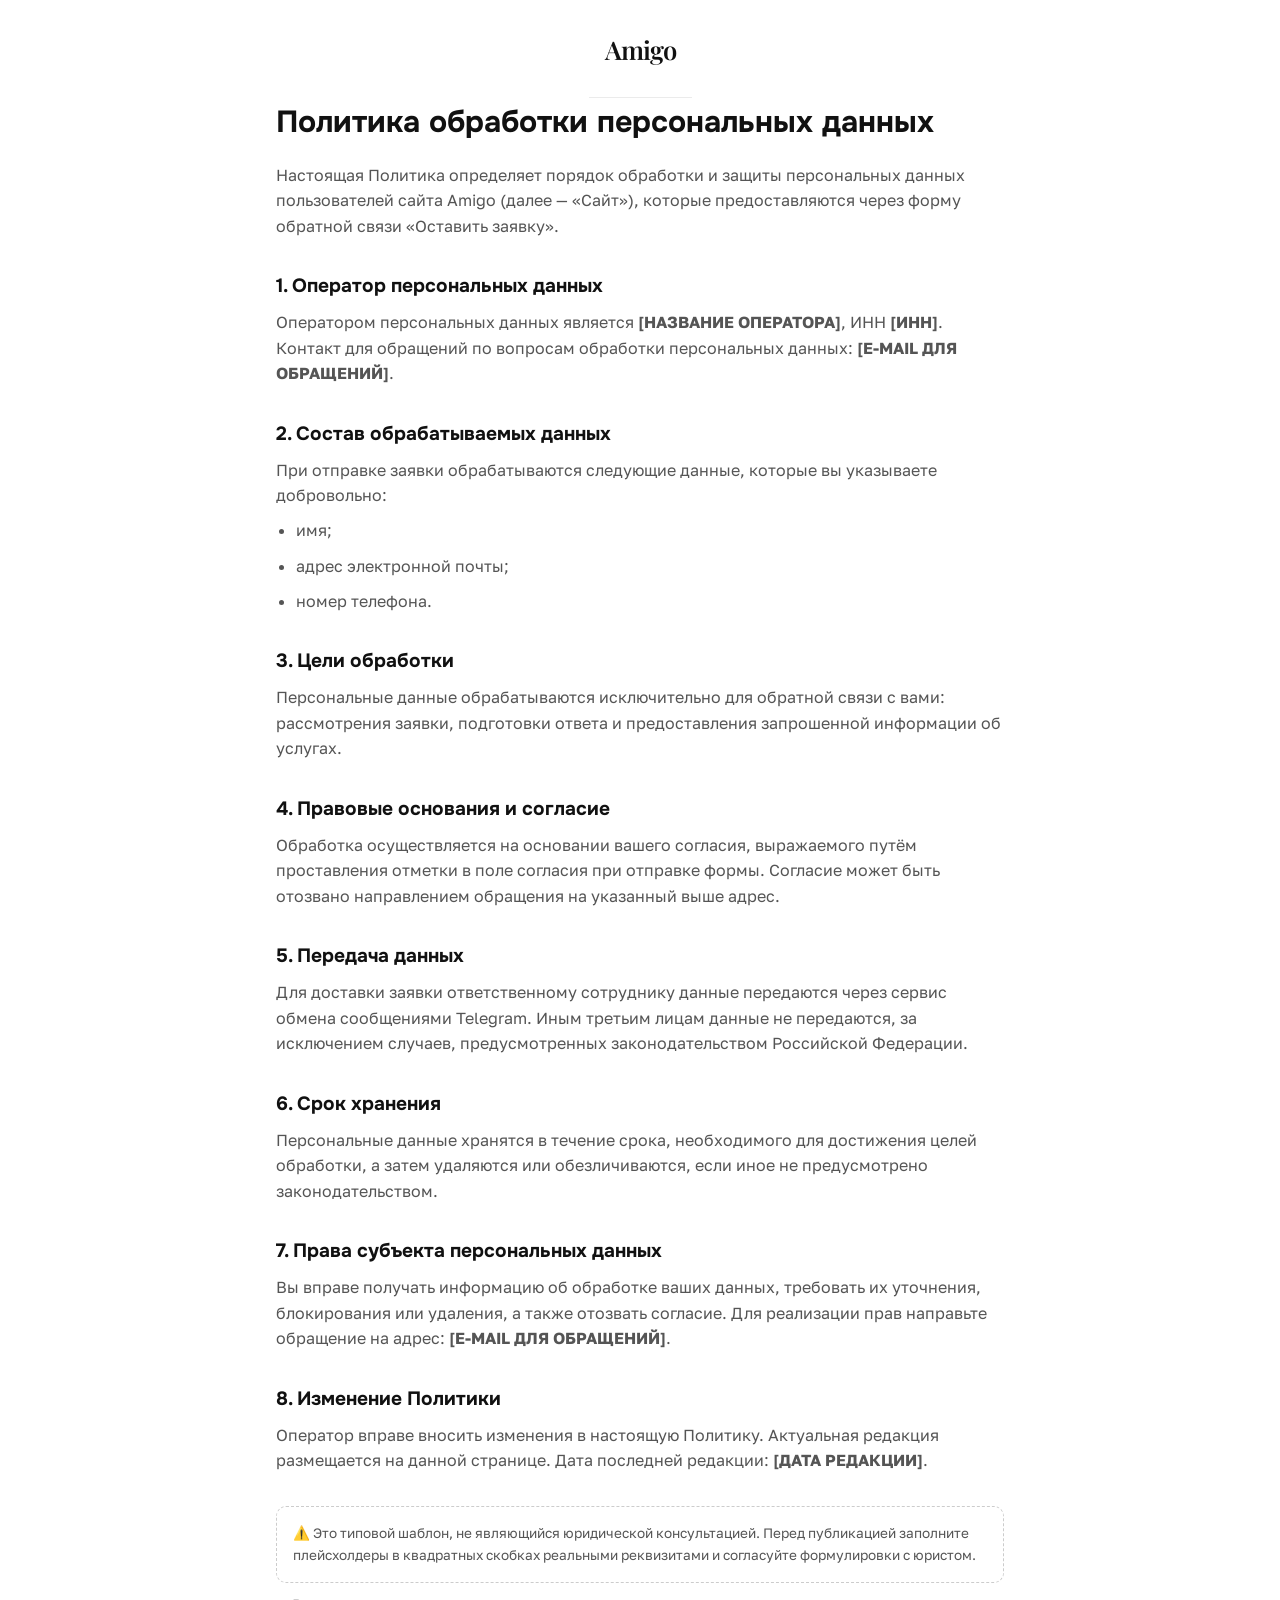
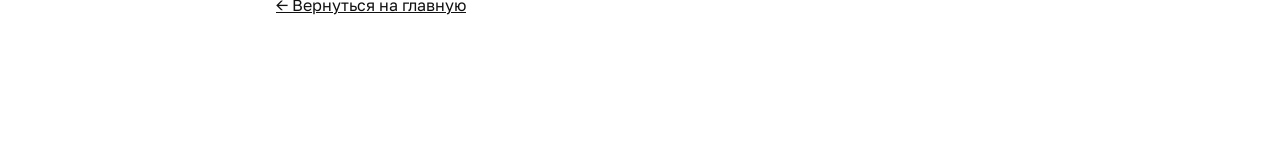
<file: privacy.html>
<!DOCTYPE html>
<html lang="ru">

<head>
  <meta charset="UTF-8">
  <meta name="viewport" content="width=device-width, initial-scale=1.0">
  <meta name="robots" content="noindex, follow">
  <meta name="referrer" content="strict-origin-when-cross-origin">
  <meta name="theme-color" content="#ffffff">
  <meta name="description" content="Политика обработки персональных данных — Amigo.">
  <title>Политика обработки персональных данных — Amigo</title>

  <!-- Fonts -->
  <link rel="preconnect" href="https://fonts.googleapis.com">
  <link rel="preconnect" href="https://fonts.gstatic.com" crossorigin>
  <link
    href="https://fonts.googleapis.com/css2?family=Golos+Text:wght@400;500;600;700&family=Onest:wght@400;500;600;700&family=Playfair+Display:ital,wght@0,400;0,600;1,400&display=swap"
    rel="stylesheet">

  <link rel="icon" href="./favicon.svg?v=1" type="image/svg+xml">
  <link rel="stylesheet" href="./css/style.css?v=181">
</head>

<body>
  <!-- Simplified header: logo link only -->
  <header class="privacy-header">
    <a href="./index.html" class="logo">Amigo</a>
  </header>

  <main class="privacy-page">
    <h1>Политика обработки персональных данных</h1>

    <p>Настоящая Политика определяет порядок обработки и защиты персональных данных
      пользователей сайта Amigo (далее — «Сайт»), которые предоставляются через форму
      обратной связи «Оставить заявку».</p>

    <h2>1. Оператор персональных данных</h2>
    <p>Оператором персональных данных является <strong>[НАЗВАНИЕ ОПЕРАТОРА]</strong>,
      ИНН <strong>[ИНН]</strong>. Контакт для обращений по вопросам обработки персональных
      данных: <strong>[E-MAIL ДЛЯ ОБРАЩЕНИЙ]</strong>.</p>

    <h2>2. Состав обрабатываемых данных</h2>
    <p>При отправке заявки обрабатываются следующие данные, которые вы указываете
      добровольно:</p>
    <ul>
      <li>имя;</li>
      <li>адрес электронной почты;</li>
      <li>номер телефона.</li>
    </ul>

    <h2>3. Цели обработки</h2>
    <p>Персональные данные обрабатываются исключительно для обратной связи с вами:
      рассмотрения заявки, подготовки ответа и предоставления запрошенной информации
      об услугах.</p>

    <h2>4. Правовые основания и согласие</h2>
    <p>Обработка осуществляется на основании вашего согласия, выражаемого путём
      проставления отметки в поле согласия при отправке формы. Согласие может быть
      отозвано направлением обращения на указанный выше адрес.</p>

    <h2>5. Передача данных</h2>
    <p>Для доставки заявки ответственному сотруднику данные передаются через сервис
      обмена сообщениями Telegram. Иным третьим лицам данные не передаются, за
      исключением случаев, предусмотренных законодательством Российской Федерации.</p>

    <h2>6. Срок хранения</h2>
    <p>Персональные данные хранятся в течение срока, необходимого для достижения целей
      обработки, а затем удаляются или обезличиваются, если иное не предусмотрено
      законодательством.</p>

    <h2>7. Права субъекта персональных данных</h2>
    <p>Вы вправе получать информацию об обработке ваших данных, требовать их уточнения,
      блокирования или удаления, а также отозвать согласие. Для реализации прав
      направьте обращение на адрес: <strong>[E-MAIL ДЛЯ ОБРАЩЕНИЙ]</strong>.</p>

    <h2>8. Изменение Политики</h2>
    <p>Оператор вправе вносить изменения в настоящую Политику. Актуальная редакция
      размещается на данной странице. Дата последней редакции: <strong>[ДАТА РЕДАКЦИИ]</strong>.</p>

    <p class="privacy-note">⚠️ Это типовой шаблон, не являющийся юридической
      консультацией. Перед публикацией заполните плейсхолдеры в квадратных скобках
      реальными реквизитами и согласуйте формулировки с юристом.</p>

    <p><a href="./index.html">← Вернуться на главную</a></p>
  </main>
</body>

</html>
</file>
<file: css/style.css>
/* CSS Variables for consistency */
    :root {
      --bg-color: #ffffff;
      --text-dark: #111111;
      --text-muted: #555555;

      --primary-btn-bg: #111111;
      --primary-btn-text: #ffffff;

      --guide-red: #D28368;
      --guide-blue: #4AB4D9;
      --guide-gray: rgba(0, 0, 0, 0.2);
      --guide-gray-dark: rgba(0, 0, 0, 0.08);
      /* Typography */
      --font-serif: 'Onest', sans-serif;
      --font-sans: 'Golos Text', sans-serif;
      --font-display: 'Onest', sans-serif;
      --font-body: 'Golos Text', sans-serif;
      --font-ui: 'Onest', sans-serif;
      --font-hero: 'Playfair Display', serif;
      --font-chat: 'Manrope', 'Golos Text', sans-serif;
      --font-mono: 'Space Mono', monospace;
      /* Spacing */
      --spacing-xs: 0.5rem;
      /* 0.5rem */
      --spacing-sm: 1rem;
      /* 1rem */
      --spacing-md: 2rem;
      /* 2rem */
      --spacing-lg: 4rem;
      /* 4rem */
      --spacing-xl: 8rem;
      /* 8rem */
    }

    * {
      box-sizing: border-box;
      margin: 0;
      padding: 0;
    }

    html, body {
      max-width: 100%;
      overflow-x: hidden;
    }

    body {
      background-color: var(--bg-color);
      color: var(--text-dark);
      font-family: var(--font-sans);
      overflow-x: hidden;
      position: relative;
      min-height: 100vh;
      display: flex;
      flex-direction: column;
    }

    /* --- Background Architectural Guides --- */
    /* fixed-height (not 100% of body): horizontal-guide at top:340px
       and measure-badges land where the hero wants them regardless of
       page length. height is also enough to host the side pattern-col
       stripes down past the "Почему выбирают Amigo" advantages section
       (~2015 px on 1366×768) — bumped to 2200 px with buffer */
    .bg-guides {
      position: absolute;
      top: 0;
      left: 0;
      width: 100%;
      height: 2200px;
      z-index: -1;
      pointer-events: none;
      overflow: hidden;
    }

    /* Diagonal striped column strips */
    .pattern-col {
      position: absolute;
      top: 0;
      bottom: 0;
      width: 7.5rem;
      background: repeating-linear-gradient(45deg,
          transparent,
          transparent 0.3125rem,
          var(--guide-gray) 0.3125rem,
          var(--guide-gray) 6px);
      border-left: 1px dashed var(--guide-gray-dark);
      border-right: 1px dashed var(--guide-gray-dark);
    }

    .pattern-col.left {
      left: 8%;
    }

    .pattern-col.right {
      right: 8%;
    }

    /* product.html uses this modifier so the side stripe persists
       across scroll on the long page (instead of being clipped to
       .bg-guides' 100vh height). position: fixed pins it to the
       viewport so it's always visible. */
    .pattern-col--full {
      position: fixed;
      top: 0;
      bottom: 0;
      z-index: 1;
      pointer-events: none;
    }

    /* The huge circular arc in the background */
    .hero-arc {
      position: absolute;
      top: -30vw;
      left: 50%;
      transform: translateX(-50%);
      width: 80vw;
      height: 80vw;
      border-radius: 50%;
      border: 1px solid var(--guide-gray-dark);
    }

    /* The master horizontal red line — sits at a fixed 420 px from top,
       matching the literal "420 px" annotation badges on its ends.
       Was `top: 8%` which scaled with bg-guides height and ended up
       either too high (after the bg-guides → 100vh fix) or too low
       (when bg-guides was body-height on long pages) */
    .horizontal-guide {
      position: absolute;
      top: 340px;
      left: 0;
      width: 100%;
      height: 1px;
      background-color: var(--guide-red);
      z-index: 0;
    }

    /* Padding badges on the horizontal rule */
    .measure-badge {
      position: absolute;
      top: 340px;
      transform: translateY(-50%);
      background-color: #E26E4A;
      color: white;
      font-size: 0.6875rem;
      padding: 0.1875rem 0.375rem;
      border-radius: 0.1875rem;
      font-weight: 500;
      letter-spacing: 0.5px;
      font-family: monospace;
    }

    .measure-badge.left {
      left: 4%;
    }

    .measure-badge.right {
      right: 4%;
    }

    /* --- Navigation --- */
    header {
      display: flex;
      justify-content: space-between;
      align-items: center;
      padding: 1.5rem 5%;
      position: relative;
      background: transparent;
      z-index: 10;
    }

    header::after {
      content: '';
      position: absolute;
      bottom: 0;
      left: 0;
      right: 0;
      height: 1px;
      background: var(--guide-gray-dark);
    }

    .logo-area {
      display: flex;
      align-items: center;
      gap: 3rem;
    }

    .logo {
      font-weight: 600;
      font-size: 1.625rem;
      letter-spacing: -1px;
      font-family: var(--font-serif);
    }

    .mobile-menu-btn {
      display: none;
      background: none;
      border: none;
      font-size: 1.75rem;
      cursor: pointer;
      color: var(--text-dark);
      padding: 0.25rem;
    }

    .nav-wrapper {
      display: flex;
      align-items: center;
      gap: 3rem;
    }

    nav {
      display: flex;
      gap: 2rem;
    }

    nav a {
      text-decoration: none;
      color: var(--text-dark);
      font-size: 0.875rem;
      font-weight: 500;
      font-family: var(--font-ui);
      transition: opacity 0.2s ease;
    }

    nav a:hover {
      opacity: 0.6;
    }

    /* nav item that matches the current page — shown muted, no link */
    nav .nav-current {
      font-size: 0.875rem;
      font-weight: 500;
      font-family: var(--font-ui);
      color: var(--text-muted);
      opacity: 0.5;
      cursor: default;
    }

    a:focus-visible,
    button:focus-visible,
    input:focus-visible {
      outline: 3px solid rgba(74, 180, 217, 0.55);
      outline-offset: 3px;
    }

    /* Buttons */
    .btn {
      padding: 0.625rem 1.25rem;
      border-radius: 0.5rem;
      font-size: 0.875rem;
      font-weight: 500;
      cursor: pointer;
      border: none;
      transition: background-color 0.2s ease, border-color 0.2s ease, box-shadow 0.2s ease, transform 0.2s ease;
      font-family: var(--font-ui);
    }

    .btn-primary {
      background-color: var(--primary-btn-bg);
      color: var(--primary-btn-text);
      box-shadow: 0 0.25rem 0.75rem rgba(0, 0, 0, 0.1);
    }

    .btn-primary:hover {
      background-color: #333333;
      transform: translateY(-1px);
    }

    .btn-outline {
      background-color: var(--bg-color);
      color: var(--text-dark);
      border: 1px solid #EAEAEA;
    }

    .btn-outline:hover {
      border-color: #ccc;
    }

    /* --- Hero Section --- */
    .hero-section {
      flex: 1;
      display: flex;
      flex-direction: column;
      align-items: center;
      justify-content: center;
      position: relative;
      padding: 10rem 1.25rem 4rem; /* Уменьшен нижний отступ для баланса */
      z-index: 1;
    }

    /* Selection Box bounding the headline */
    .headline-wrapper {
      position: relative;
      display: inline-block;
      padding: 0.75rem 1.5rem;
      margin-bottom: 1.5rem;
      border: 1px solid var(--guide-blue);
      text-align: center;
      background: var(--bg-color);
      /* Mask the horizontal guide line */
      z-index: 5;
    }

    /* Selection Handles for the bounding box */
    .handle {
      position: absolute;
      width: 0.4375rem;
      height: 0.4375rem;
      background: white;
      border: 1px solid var(--guide-blue);
    }

    /* Corners */
    .handle.tl {
      top: -0.25rem;
      left: -0.25rem;
    }

    .handle.tr {
      top: -0.25rem;
      right: -0.25rem;
    }

    .handle.bl {
      bottom: -0.25rem;
      left: -0.25rem;
    }

    .handle.br {
      bottom: -0.25rem;
      right: -0.25rem;
    }

    /* Midpoints */
    .handle.tc {
      top: -0.25rem;
      left: calc(50% - 3.5px);
    }

    .handle.bc {
      bottom: -0.25rem;
      left: calc(50% - 3.5px);
    }

    .handle.ml {
      top: calc(50% - 3.5px);
      left: -0.25rem;
    }

    .handle.mr {
      top: calc(50% - 3.5px);
      right: -0.25rem;
    }

    /* Typography */
    .headline {
      font-family: var(--font-hero);
      /*font-size: clamp(3rem, 8vw, 6rem);*/
      font-size: clamp(3rem, 5vw, 6rem);
      line-height: 0.9;
      text-align: center;
      font-weight: 400;
      margin-bottom: var(--spacing-md);
      letter-spacing: -0.04em;
      /*font-family: var(--font-serif);
      font-size: 2.9375rem;
      line-height: 1.1;
      font-weight: 400;
      color: var(--text-dark);
      letter-spacing: -1px;
      */
    }

    .subheadline {
      font-family: var(--font-mono);
      max-width: 30rem;
      text-align: center;
      font-size: 0.8rem;
      line-height: 1.6;
      color: var(--text-muted);
      margin-bottom: var(--spacing-lg);
      position: relative;
      z-index: 5;
      background: var(--bg-color);
      padding: 0.25rem 1rem;
    }



    .cta-group {
      display: flex;
      gap: 0.75rem;
      z-index: 5;
      background: var(--bg-color);
      padding: 0.5rem;
      /* Extra masking space */
    }

    .trusted-by {
      margin-top: 5.5rem; /* Сдвинул логотипы сильно ниже */
      display: flex;
      flex-direction: column;
      align-items: center;
      gap: 1.5rem;
      z-index: 5;
      background: var(--bg-color);
      padding: 1rem 2rem;
      width: 100%;
      max-width: min(90rem, calc(100vw - 34rem));
    }

    .trusted-text {
      font-size: 0.75rem;
      color: var(--text-muted);
      text-transform: uppercase;
      letter-spacing: 0.05em;
      font-family: var(--font-mono);
    }

    .trusted-logos-wrapper {
      width: 100%;
      max-width: 100%;
      overflow: hidden;
      position: relative;
      contain: paint;
      /* vertical slack so the :hover translateY(-2px) lift isn't clipped
         at the top by overflow/clip-path/contain (zero slack before) */
      padding: 0.5rem 0;
      clip-path: inset(0);
      /* Плавное растворение по краям */
      mask-image: linear-gradient(to right, transparent, black 8%, black 92%, transparent);
      -webkit-mask-image: linear-gradient(to right, transparent, black 8%, black 92%, transparent);
    }

    .trusted-logos-track {
      display: flex;
      gap: 3rem;
      width: max-content;
      animation: marquee 20s linear infinite;
    }

    .trusted-logos-track:hover {
      animation-play-state: paused;
    }

    .logos-group {
      display: flex;
      gap: 3rem;
      align-items: center;
      flex-shrink: 0;
    }

    @keyframes marquee {
      to {
        transform: translateX(calc(-50% - 1.5rem));
      }
    }

    .t-logo {
      display: flex;
      align-items: center;
      gap: 0.5rem;
      font-size: 0.875rem;
      color: var(--text-muted);
      font-weight: 500;
      opacity: 0.5;
      transition: opacity 0.2s ease, transform 0.2s ease;
      cursor: default;
    }

    .t-logo:hover {
      opacity: 1;
      transform: translateY(-2px);
    }

    .t-logo picture {
      display: flex;
      align-items: center;
    }

    .partner-logo {
      height: 1.8rem;
      width: auto;
      object-fit: contain;
      mix-blend-mode: multiply; /* Это магия - белый фон картинок станет 100% прозрачным */
      filter: grayscale(100%) opacity(0.8);
      transition: filter 0.3s ease, transform 0.3s ease, opacity 0.3s ease;
    }

    .partner-logo-igronik {
      transform: scale(0.9);
    }

    .t-logo:hover .partner-logo {
      filter: grayscale(0%) opacity(1);
    }

    /* --- Floating Isometric Cubes --- */
    .cubes-container {
      position: absolute;
      top: 0;
      left: 0;
      width: 100%;
      height: 100%;
      pointer-events: none;
      z-index: 10;
    }

    .cube {
      position: absolute;
      width: 4.375rem;
      height: 4.375rem;
      /* Data URI of a wireframe isometric cube SVG */
      background-image: url('../assets/images/cube-wireframe.svg');
      background-size: contain;
      background-repeat: no-repeat;
      display: flex;
      align-items: center;
      justify-content: center;
      padding-top: 0.625rem;
      /* Centering offset inside the 3D box */
      transition: transform 0.1s ease-out;
    }

    .cube iconify-icon {
      font-size: 1.5rem;
      color: var(--text-dark);
      transform: translateY(-8px);
      /* Nudge into perspective center */
    }

    /* Radial positioning around the center text */
    .cube-1 {
      top: 3%;
      left: 32%;
    }

    .cube-2 {
      top: 3%;
      right: 32%;
    }

    .cube-3 {
      top: 48%;
      /* Cube center on the inner edge of .pattern-col.left: (8% + 7.5rem) - 4.375rem/2 */
      left: calc(8% + 5.3125rem);
    }

    .cube-4 {
      top: 48%;
      /* Cube center on the inner edge of .pattern-col.right: (8% + 7.5rem) - 4.375rem/2 */
      right: calc(8% + 5.3125rem);
    }

    .cube-5 {
      top: 95%;
      left: 35%;
    }

    .cube-6 {
      top: 95%;
      right: 35%;
    }

    /* Customizing specific icons */
    .cube-1 iconify-icon {
      background: var(--text-dark);
      color: white;
      padding: 0.375rem;
      border-radius: 0.25rem;
      font-size: 1rem;
    }

    .cube-4 .cube-logo {
      font-family: var(--font-serif);
      font-style: italic;
      font-size: 0.9375rem;
      font-weight: 600;
      transform: translateY(-8px) rotate(-10deg) skewX(10deg);
      /* rudimentary isometric fake */
    }





    /* --- Responsive Queries --- */
    @media (max-width: 1024px) {
      .headline {
        font-size: 3.5rem;
      }

      .cube {
        transform: scale(0.85);
      }

      .cube-1 {
        left: 20%;
      }

      .cube-2 {
        right: 20%;
      }

      .cube-3 {
        left: 10%;
      }

      .cube-4 {
        right: 10%;
      }

      .pattern-col {
        display: none;
      }

      /* once the side pattern-cols are hidden, the trusted-by ticker
         no longer needs `calc(100vw - 34rem)` reservation — relax it
         so the marquee uses the full available width (fixes a too-narrow
         track at viewports between 768 and 1024px, e.g. 814×903) */
      .trusted-by {
        max-width: 100%;
      }

      /* hide the architectural-mockup decorations too: without the
         side strips the orange measurement guide / 420 px badges
         dangle out of context, so they go away with the strips */
      .horizontal-guide,
      .measure-badge {
        display: none;
      }
    }

    @media (max-width: 768px) {
      header {
        padding: 1rem 5%;
        flex-direction: row;
        justify-content: space-between;
        align-items: center;
      }

      .mobile-menu-btn {
        display: block;
      }

      .nav-wrapper {
        display: none;
        position: absolute;
        top: 100%;
        left: 0;
        width: 100%;
        background: var(--bg-color);
        padding: 2rem 5%;
        flex-direction: column;
        gap: 1.5rem;
        border-bottom: 1px solid var(--guide-gray-dark);
        box-shadow: 0 8px 16px rgba(0,0,0,0.05);
      }

      .nav-wrapper.active {
        display: flex;
      }

      nav {
        flex-direction: column;
        align-items: center;
        gap: 1.5rem;
        width: 100%;
      }

      .nav-wrapper .btn {
        width: 100%;
      }

      /* The lead-form trigger is dropped from the burger menu on mobile —
         the always-visible hero button covers this action. */
      .nav-wrapper .js-lead-open {
        display: none;
      }

      .hero-section {
        padding: 6rem 5% 4rem;
      }

      .headline {
        font-size: 2.5rem;
      }

      .cta-group {
        flex-direction: column;
        width: 100%;
        max-width: 20rem;
      }

      .cta-group .btn {
        width: 100%;
      }

      .trusted-by {
        margin-top: 2rem;
        gap: 0;
        padding: 0.75rem 0;
        max-width: 100%;
      }

      .trusted-text {
        display: none;
      }

      .cube {
        display: none;
      }

      /* Declutter for mobile viewing */
      .measure-badge {
        display: none;
      }

      .horizontal-guide {
        display: none;
      }

      .hero-arc {
        display: none;
      }

      /* Reduce section paddings to fix spacing */
      .advantages-section,
      .integrations-section,
      #pricing {
        padding-top: 3rem;
        padding-bottom: 3rem;
      }
    }

    /* --- Advantages Section --- */
    .advantages-section {
      padding: var(--spacing-lg) 5%;
      position: relative;
      z-index: 2;
      /* above background guides */
      padding-bottom: 0.625rem;
    }

    .section-headline {
      font-family: var(--font-hero);
      font-size: clamp(2rem, 3vw, 3.5rem);
      text-align: center;
      margin-bottom: var(--spacing-sm);
      font-weight: 400;
      color: var(--text-dark);
      letter-spacing: -0.03em;
    }

    .section-subheadline {
      font-family: var(--font-sans);
      font-size: 1rem;
      line-height: 1.6;
      color: var(--text-muted);
      text-align: center;
      max-width: 37.5rem;
      margin: 0 auto var(--spacing-lg) auto;
    }

    .advantages-grid {
      display: grid;
      grid-template-columns: repeat(3, 1fr);
      gap: 1.5rem;
      max-width: 75rem;
      margin: 0 auto;
    }

    .advantage-card {
      background-color: var(--bg-color);
      border: 1px solid var(--guide-gray-dark);
      border-radius: 0.75rem;
      padding: 2rem;
      display: flex;
      flex-direction: column;
      gap: 2rem;
      transition: transform 0.3s ease, box-shadow 0.3s ease;
      cursor: default;
      box-shadow: 0 0.25rem 0.375rem rgba(0, 0, 0, 0.02);
    }

    .advantage-card:hover {
      transform: translateY(-8px);
      box-shadow: 0 1rem 2rem rgba(0, 0, 0, 0.08);
    }

    .card-title {
      font-family: var(--font-ui);
      font-size: 1.125rem;
      font-weight: 600;
      margin-bottom: 0.75rem;
      color: var(--text-dark);
    }

    .card-desc {
      font-family: var(--font-sans);
      font-size: 0.875rem;
      line-height: 1.6;
      color: var(--text-muted);
    }

    .card-visual {
      flex: 1;
      display: flex;
      align-items: center;
      justify-content: center;
      background: #FAFAFA;
      border-radius: 0.5rem;
      padding: 1.5rem;
      position: relative;
      overflow: hidden;
      border: 1px solid var(--guide-gray);
      min-height: 12.5rem;
    }

    /* Card 1 Mockup */
    .mockup-list {
      display: flex;
      flex-direction: column;
      gap: 0.5rem;
      width: 100%;
    }

    .mockup-item {
      display: flex;
      align-items: center;
      justify-content: space-between;
      padding: 0.625rem 1rem;
      background: #fff;
      border-radius: 0.375rem;
      font-size: 0.75rem;
      font-weight: 500;
      font-family: var(--font-mono);
      box-shadow: 0 0.125rem 0.25rem rgba(0, 0, 0, 0.02);
      border: 1px solid var(--guide-gray);
      transition: background-color 0.2s ease;
    }

    /* slight background darkening on hover of the respective row */
    .mockup-item:hover {
      background: #EDEFF2;
    }

    .mockup-item-muted {
      opacity: 0.6;
    }

    .mockup-inline-icon {
      vertical-align: middle;
      margin-right: 0.5rem;
    }

    .mockup-icon-sm {
      font-size: 1rem;
    }

    .text-green {
      color: #10B981;
      font-size: 1rem;
    }

    .text-accent {
      color: var(--guide-blue);
      font-weight: 600;
    }

    /* Card 2 Mockup */
    .mockup-box {
      background: #fff;
      border: 1px solid var(--guide-gray);
      border-radius: 0.5rem;
      width: 100%;
      padding: 1rem;
      box-shadow: 0 0.25rem 0.75rem rgba(0, 0, 0, 0.03);
    }

    .mockup-box-header {
      font-size: 0.75rem;
      display: flex;
      align-items: center;
      gap: 0.5rem;
      margin-bottom: 1rem;
      font-family: var(--font-mono);
      font-weight: 700;
      color: var(--text-dark);
    }

    .mockup-box-desc {
      font-size: 0.6875rem;
      margin-bottom: 1rem;
      color: var(--text-muted);
      font-family: var(--font-sans);
      line-height: 1.5;
    }

    .mockup-btn-yellow {
      background: #FDE047;
      color: #854D0E;
      border: none;
      width: 100%;
      padding: 0.5rem;
      border-radius: 0.375rem;
      font-weight: 600;
      font-size: 0.75rem;
      display: flex;
      justify-content: center;
      align-items: center;
      gap: 0.375rem;
      cursor: pointer;
      transition: opacity 0.2s;
    }

    .mockup-btn-yellow:hover {
      opacity: 0.8;
    }

    /* Card 3 Mockup */
    .mockup-flow {
      display: flex;
      align-items: center;
      justify-content: center;
      width: 100%;
      gap: 0.75rem;
    }

    .flow-icon {
      width: 3rem;
      height: 3rem;
      background: #fff;
      border: 1px solid var(--guide-blue);
      border-radius: 50%;
      display: flex;
      align-items: center;
      justify-content: center;
      color: var(--guide-blue);
      font-size: 1.5rem;
      box-shadow: 0 0 0 0.375rem rgba(74, 180, 217, 0.1);
    }

    .flow-line {
      flex: 1;
      height: 1px;
      position: relative;
      background: repeating-linear-gradient(90deg, var(--guide-blue) 0, var(--guide-blue) 0.25rem, transparent 0.25rem, transparent 8px);
      opacity: 0.5;
    }

    /* Card 3 hover animation: one packet travels strictly in order —
       icon1→icon2 (line 1), THEN icon2→icon3 (line 2), then repeats.
       Single shared 4.4s cycle keeps packets and node pulses in phase.
       Idle = static. */
    .flow-line::after {
      content: '';
      position: absolute;
      top: 50%;
      left: -6px;
      width: 6px;
      height: 6px;
      border-radius: 50%;
      background: #1E3A8A;
      box-shadow: 0 0 6px 2px rgba(30, 58, 138, 0.75);
      transform: translateY(-50%);
      opacity: 0;
    }

    /* segment 1: travels during 0–38% of the cycle, hidden afterwards */
    @keyframes flowSeg1 {
      0%   { left: -6px; opacity: 0; }
      3%   { opacity: 1; }
      35%  { opacity: 1; }
      38%  { left: calc(100% + 6px); opacity: 0; }
      100% { left: calc(100% + 6px); opacity: 0; }
    }

    /* segment 2: stays hidden until segment 1 is done (45%), then travels */
    @keyframes flowSeg2 {
      0%   { left: -6px; opacity: 0; }
      45%  { left: -6px; opacity: 0; }
      48%  { opacity: 1; }
      80%  { opacity: 1; }
      83%  { left: calc(100% + 6px); opacity: 0; }
      100% { left: calc(100% + 6px); opacity: 0; }
    }

    /* short highlight blip near the start of each icon's (delayed) cycle */
    @keyframes flowNode {
      0%   { box-shadow: 0 0 0 0.375rem rgba(74, 180, 217, 0.1); transform: scale(1); }
      5%   { box-shadow: 0 0 0 0.6rem rgba(74, 180, 217, 0.30); transform: scale(1.07); }
      14%  { box-shadow: 0 0 0 0.375rem rgba(74, 180, 217, 0.1); transform: scale(1); }
      100% { box-shadow: 0 0 0 0.375rem rgba(74, 180, 217, 0.1); transform: scale(1); }
    }

    /* line 1 packet (nth-child 2) → segment 1; line 2 (nth-child 4) → segment 2 */
    .advantage-card:hover .mockup-flow .flow-line::after {
      animation: flowSeg1 3.4s ease-in-out infinite;
    }

    .advantage-card:hover .mockup-flow .flow-line:nth-child(4)::after {
      animation-name: flowSeg2;
    }

    /* nodes pulse exactly when the packet reaches them (same 4.4s cycle,
       delays = arrival times): icon1 at start, icon2 after seg1,
       icon3 after seg2 */
    .advantage-card:hover .mockup-flow .flow-icon {
      animation: flowNode 3.4s ease-in-out infinite;
    }

    .advantage-card:hover .mockup-flow .flow-icon:nth-child(3) {
      animation-delay: 1.25s;
    }

    .advantage-card:hover .mockup-flow .flow-icon:nth-child(5) {
      animation-delay: 2.7s;
    }
    /* NB: intentionally NOT suppressed under prefers-reduced-motion —
       consistent with the Variant B decision for .advantage-card
       (motion kept on by product choice despite the OS setting). */

    /* Card 4 Mockup */
    .mockup-chart-container {
      width: 100%;
      display: flex;
      flex-direction: column;
      justify-content: space-between;
      height: 100%;
    }

    .chart-tags {
      display: flex;
      gap: 0.625rem;
      font-size: 0.6875rem;
      font-family: var(--font-mono);
      flex-wrap: wrap;
      margin-bottom: 1rem;
    }

    .tag {
      display: flex;
      align-items: center;
      gap: 0.375rem;
      background: #fff;
      padding: 0.25rem 0.625rem;
      border-radius: 0.75rem;
      border: 1px solid var(--guide-gray);
      box-shadow: 0 0.125rem 0.25rem rgba(0, 0, 0, 0.02);
      transition: opacity 0.2s ease;
    }

    .tag-muted {
      opacity: 0.5;
    }

    /* hovering the legend: hovered tag becomes active, the rest dim —
       regardless of which one carries the static .tag-muted default */
    .chart-tags:hover .tag {
      opacity: 0.5;
    }

    .chart-tags:hover .tag:hover {
      opacity: 1;
    }

    .dot {
      width: 0.5rem;
      height: 0.5rem;
      border-radius: 50%;
    }

    .dot.blue {
      background: var(--guide-blue);
    }

    .dot.green {
      background: #10B981;
    }

    .dot-lavender {
      background: #C4B5FD;
    }

    .chart-line-muted {
      opacity: 0.6;
    }

    /* legend-driven highlight: hovering a tag emphasizes its line and
       dims the others (classes toggled by initChartLegendHover) */
    .chart-area svg path {
      transition: opacity 0.2s ease;
    }

    .chart-area svg path.line-on {
      opacity: 1;
    }

    .chart-area svg path.line-off {
      opacity: 0.15;
    }

    .chart-area {
      width: 100%;
      flex: 1;
      display: flex;
      align-items: flex-end;
      cursor: crosshair;
    }

    .chart-area svg {
      width: 100%;
      height: auto;
      overflow: visible;
      display: block;
    }

    .chart-hover-guide {
      opacity: 0;
      stroke: rgba(31, 41, 55, 0.35);
      stroke-width: 0.6;
      stroke-dasharray: 2 2;
      pointer-events: none;
      transition: opacity 0.16s ease;
    }

    .chart-point {
      opacity: 0;
      stroke: #fff;
      stroke-width: 1.4;
      pointer-events: none;
      transition: opacity 0.16s ease, transform 0.16s ease;
      transform: scale(0.8);
      transform-origin: center;
    }

    .chart-point-blue {
      fill: var(--guide-blue);
    }

    .chart-point-lavender {
      fill: #C4B5FD;
    }

    .chart-point-green {
      fill: #10B981;
    }

    .chart-value-label {
      opacity: 0;
      fill: var(--text-dark);
      font-family: var(--font-mono);
      font-size: 4.3px;
      font-weight: 600;
      paint-order: stroke;
      pointer-events: none;
      stroke: #fff;
      stroke-linejoin: round;
      stroke-width: 1px;
      transition: opacity 0.16s ease;
    }

    .chart-area.is-active .chart-hover-guide,
    .chart-area.is-active .chart-point.is-active,
    .chart-area.is-active .chart-value-label.is-active {
      opacity: 1;
      transform: scale(1);
    }

    @media (min-width: 900px) {
      .chart-value-label {
        font-size: 4.8px;
      }
    }

    /* Card 5 Mockup */
    .advantage-card.span-2 {
      grid-column: span 2;
    }

    .card-desc-spaced {
      margin-bottom: 1.5rem;
    }

    .card-visual-plain {
      background: transparent;
      border: none;
      padding: 0;
    }

    .card-horizontal-inner {
      display: grid;
      grid-template-columns: 1fr 1fr;
      gap: 2rem;
      height: 100%;
    }

    .card-horizontal-inner .card-text {
      display: flex;
      flex-direction: column;
    }

    .mockup-code-block {
      background: #FAFAFA;
      border: 1px solid var(--guide-gray-dark);
      border-radius: 0.5rem;
      padding: 1rem;
      font-family: var(--font-mono);
      font-size: 0.6875rem;
      color: #666;
      line-height: 1.6;
      margin-top: auto;
      overflow-x: auto;
    }

    /* each source line is hoverable → bold on hover */
    .mockup-code-line {
      white-space: nowrap;
    }

    .mockup-code-line:hover {
      font-weight: 700;
      color: #333;
    }

    .mockup-panel {
      background: #fff;
      border: 1px solid var(--guide-gray);
      border-radius: 0.5rem;
      width: 100%;
      height: 100%;
      box-shadow: 0 0.5rem 1.5rem rgba(0, 0, 0, 0.06);
      display: flex;
      flex-direction: column;
      overflow: hidden;
    }

    .panel-header-bar {
      padding: 0.75rem 1rem;
      border-bottom: 1px solid var(--guide-gray);
      font-size: 0.75rem;
      font-family: var(--font-mono);
      font-weight: 700;
      display: flex;
      align-items: center;
      gap: 0.5rem;
      background: #FAFAFA;
    }

    .panel-body {
      padding: 1rem;
      display: flex;
      flex-direction: column;
      justify-content: space-between;
      flex: 1;
    }

    .panel-label {
      font-size: 0.6875rem;
      color: var(--text-muted);
      margin-bottom: 0.5rem;
      font-family: var(--font-ui);
    }

    .panel-row {
      display: flex;
      justify-content: space-between;
      align-items: center;
      font-size: 0.75rem;
      color: var(--text-dark);
      font-family: var(--font-ui);
    }

    .panel-row-highlight {
      background: #FAFAFA;
      padding: 0.625rem;
      border-radius: 0.375rem;
      border: 1px solid var(--guide-gray);
    }

    .panel-row-icon {
      vertical-align: middle;
      margin-right: 0.375rem;
    }

    .btn-mockup-blue {
      background: #1E3A8A;
      color: white;
      border: none;
      padding: 0.625rem;
      border-radius: 0.375rem;
      font-size: 0.75rem;
      font-weight: 500;
      cursor: pointer;
      display: flex;
      justify-content: center;
      align-items: center;
      gap: 0.375rem;
      transition: background 0.2s;
      width: 100%;
    }

    .btn-mockup-blue:hover {
      background: #1e40af;
    }

    @media (max-width: 1300px) {
      .advantages-grid {
        grid-template-columns: repeat(2, 1fr);
      }

      .advantage-card.span-2 {
        grid-column: span 2;
      }
    }

    @media (max-width: 900px) {
      .advantages-grid {
        grid-template-columns: 1fr;
      }

      .advantage-card.span-2 {
        grid-column: span 1;
      }

      .card-horizontal-inner {
        grid-template-columns: 1fr;
      }
    }

    /* --- Integrations Section --- */
    .integrations-section {
      padding: var(--spacing-xl) 5%;
      position: relative;
      overflow: hidden;
      background: var(--bg-color);
      z-index: 2;
      padding-top: 1.875rem;
    }

    /* Ambient Background */
    .int-ambient {
      position: absolute;
      top: 50%;
      left: 50%;
      transform: translate(-50%, -50%);
      width: 50rem;
      height: 50rem;
      background: radial-gradient(circle, rgba(74, 180, 217, 0.05) 0%, transparent 70%);
      /* subtle blue */
      border-radius: 50%;
      pointer-events: none;
      z-index: 0;
    }

    .int-grid-container {
      position: relative;
      max-width: 56.25rem;
      margin: 0 auto;
      z-index: 10;
    }

    /* Axis Lines */
    .int-axis-x {
      position: absolute;
      top: 50%;
      left: -50%;
      right: -50%;
      height: 1px;
      background: linear-gradient(to right, transparent, var(--guide-gray-dark), transparent);
      transform: translateY(-50%);
    }

    .int-axis-y {
      position: absolute;
      left: 50%;
      top: -50%;
      bottom: -50%;
      width: 1px;
      background: linear-gradient(to bottom, transparent, var(--guide-gray-dark), transparent);
      transform: translateX(-50%);
    }

    /* Center Hub */
    .int-hub {
      position: absolute;
      top: 50%;
      left: 50%;
      transform: translate(-50%, -50%);
      width: 16.25rem;
      height: 16.25rem;
      pointer-events: none;
      z-index: 20;
      display: flex;
      align-items: center;
      justify-content: center;
    }

    /* Pulsing Circles */
    .int-circle {
      position: absolute;
      border-radius: 50%;
      background: var(--guide-blue);
      animation: centerCirclePulse 4s cubic-bezier(0.25, 0.46, 0.45, 0.94) infinite;
    }

    .int-c-1 {
      width: 6rem;
      height: 6rem;
      animation-delay: 0s;
    }

    .int-c-2 {
      width: 10rem;
      height: 10rem;
      animation-delay: 0.5s;
    }

    .int-c-3 {
      width: 14rem;
      height: 14rem;
      animation-delay: 1s;
    }

    @keyframes centerCirclePulse {
      0% {
        opacity: 0;
        transform: scale(0.6);
      }

      20% {
        opacity: 0.3;
      }

      100% {
        opacity: 0;
        transform: scale(2);
      }
    }

    /* Center Core Icon */
    .int-core {
      position: relative;
      z-index: 25;
      width: 4rem;
      height: 4rem;
      background: var(--text-dark);
      border-radius: 50%;
      display: flex;
      align-items: center;
      justify-content: center;
      color: #FFF;
      font-size: 1.5rem;
      box-shadow: 0 0 0 0.5rem var(--bg-color), 0 0.625rem 1.5625rem rgba(0, 0, 0, 0.1);
    }

    /* Grid Items */
    .int-items-grid {
      display: grid;
      grid-template-columns: 1fr;
      gap: 4rem;
      padding: 2rem 0;
    }

    @media (min-width: 768px) {
      .int-items-grid {
        grid-template-columns: 1fr 1fr;
        gap: 8rem 12rem;
        /* Gap to clear center hub */
      }
    }

    @media (max-width: 767px) {
      .int-hub {
        transform: translate(-50%, -50%) scale(0.65);
      }

      .int-items-grid {
        gap: 2rem;
      }

      .int-item:nth-child(2) {
        margin-bottom: 11rem;
        /* Space for the Hub */
      }
    }

    .int-item {
      display: flex;
      flex-direction: column;
      align-items: center;
      text-align: center;
      position: relative;
      z-index: 30;
      transition: transform 0.3s ease;
    }

    .int-item:hover {
      transform: translateY(-5px);
    }

    .int-icon-box {
      width: 4rem;
      height: 4rem;
      background: var(--bg-color);
      border: 1px solid var(--guide-gray-dark);
      border-radius: 1rem;
      display: flex;
      align-items: center;
      justify-content: center;
      font-size: 1.5rem;
      color: var(--text-muted);
      margin-bottom: 1rem;
      box-shadow: 0 0.25rem 0.75rem rgba(0, 0, 0, 0.03);
      transition: border-color 0.3s ease, color 0.3s ease, box-shadow 0.3s ease;
    }

    .int-item:hover .int-icon-box {
      border-color: var(--guide-blue);
      color: var(--guide-blue);
      box-shadow: 0 0.5rem 1.5rem rgba(74, 180, 217, 0.15);
    }

    .int-item h3 {
      font-family: var(--font-ui);
      font-size: 1.125rem;
      font-weight: 600;
      margin-bottom: 0.5rem;
      color: var(--text-dark);
    }

    .int-desc {
      font-size: 0.875rem;
      font-family: var(--font-sans);
      color: var(--text-muted);
      max-width: 15rem;
      line-height: 1.5;
    }

    /* --- Pricing Section (Subscriptions) --- */
    #pricing {
      padding: var(--spacing-xl) 5%;
      background: var(--bg-color);
      position: relative;
      z-index: 2;
      padding-top: 1.875rem;
    }

    .pricing-grid {
      display: grid;
      grid-template-columns: 1fr;
      gap: 2rem;
      max-width: 62.5rem;
      margin: 0 auto;
    }

    @media (min-width: 900px) {
      .pricing-grid {
        grid-template-columns: repeat(3, 1fr);
      }
    }

    .pricing-card {
      background: var(--bg-color);
      border: 1px solid var(--guide-gray-dark);
      border-radius: 0.75rem;
      padding: 2rem;
      display: flex;
      flex-direction: column;
      transition: border-color 0.3s ease, box-shadow 0.3s ease, transform 0.3s ease;
      position: relative;
      box-shadow: 0 0.25rem 0.375rem rgba(0, 0, 0, 0.02);
    }

    .pricing-card:hover {
      transform: translateY(-5px);
      box-shadow: 0 1rem 2rem rgba(0, 0, 0, 0.08);
      border-color: var(--guide-blue);
    }

    /* Popular Card */
    .pricing-card.popular {
      border-color: var(--guide-blue);
      background: rgba(74, 180, 217, 0.03);
      /* var(--guide-blue) with opacity */
    }

    .pop-badge {
      position: absolute;
      top: 0;
      left: 50%;
      transform: translate(-50%, -50%);
      background: var(--guide-blue);
      color: #FFF;
      font-size: 0.7rem;
      font-weight: 600;
      text-transform: uppercase;
      padding: 0.25rem 0.75rem;
      border-radius: 62.4375rem;
      letter-spacing: 0.05em;
    }

    .p-title {
      font-family: var(--font-ui);
      font-size: 1.125rem;
      font-weight: 600;
      margin-bottom: 0.5rem;
      color: var(--text-dark);
    }

    .p-desc {
      font-size: 0.875rem;
      color: var(--text-muted);
      margin-bottom: 1.5rem;
      line-height: 1.4;
      font-family: var(--font-ui);
    }

    .p-price {
      display: flex;
      align-items: baseline;
      gap: 0.4rem;
      white-space: nowrap;
      font-size: clamp(2rem, 3vw, 2.2rem);
      font-family: var(--font-display);
      color: var(--text-dark);
      margin-bottom: 1.5rem;
      line-height: 1.1;
    }

    .p-price span {
      flex: 0 0 auto;
      font-size: 1rem;
      color: var(--text-muted);
      font-family: var(--font-sans);
    }

    .p-features {
      list-style: none;
      margin-bottom: 2rem;
      flex: 1;
    }

    .p-features li {
      display: flex;
      align-items: center;
      gap: 0.75rem;
      font-size: 0.85rem;
      color: var(--text-muted);
      margin-bottom: 0.75rem;
      font-family: var(--font-sans);
    }

    .p-features iconify-icon {
      color: var(--guide-blue);
      font-size: 1.1rem;
    }

    .p-btn {
      width: 100%;
      padding: 0.625rem 1.25rem;
      border-radius: 0.5rem;
      border: 1px solid var(--guide-gray-dark);
      background: transparent;
      font-family: var(--font-sans);
      font-weight: 500;
      cursor: pointer;
      transition: background-color 0.2s ease, border-color 0.2s ease, box-shadow 0.2s ease, color 0.2s ease, transform 0.2s ease;
      text-align: center;
      color: var(--text-dark);
      text-decoration: none;
      font-size: 0.875rem;
    }

    .p-btn:hover {
      background: #FAFAFA;
      border-color: #ccc;
    }

    .pricing-card.popular .p-btn {
      background: var(--primary-btn-bg);
      color: var(--primary-btn-text);
      border: none;
      box-shadow: 0 0.25rem 0.75rem rgba(0, 0, 0, 0.1);
    }

    .pricing-card.popular .p-btn:hover {
      background: #333333;
      transform: translateY(-1px);
    }

    /* --- Footer --- */
    footer {
      background: var(--text-dark);
      color: #E5E7EB;
      padding: 4rem 5% 2rem 5%;
      font-size: 0.9rem;
      font-family: var(--font-sans);
    }

    .foot-grid {
      display: grid;
      grid-template-columns: 1fr;
      gap: 3rem;
      margin-bottom: 3rem;
      margin-top: 1rem;
      max-width: 75rem;
      margin-left: auto;
      margin-right: auto;
    }

    @media (min-width: 768px) {
      .foot-grid {
        grid-template-columns: 2fr 1fr 1fr 1fr;
      }
    }

    .f-col-brand p {
      opacity: 0.7;
      max-width: 18.75rem;
      margin-top: 1rem;
      line-height: 1.6;
    }

    .footer-logo {
      margin-left: 0;
      display: flex;
      align-items: center;
    }

    .footer-logo-text {
      font-family: var(--font-display);
      font-size: 1.5rem;
      font-weight: 600;
      color: #FFF;
      margin-left: 0;
    }

    .f-col h4 {
      color: #FFF;
      font-weight: 600;
      margin-bottom: 1.5rem;
    }

    .f-links {
      list-style: none;
      display: flex;
      flex-direction: column;
      gap: 0.75rem;
    }

    .f-links a {
      color: rgba(255, 255, 255, 0.6);
      text-decoration: none;
      transition: color 0.2s;
    }

    .f-links a:hover {
      color: #FFF;
    }

    .foot-bottom {
      border-top: 1px solid rgba(255, 255, 255, 0.1);
      padding-top: 2rem;
      display: flex;
      flex-direction: column;
      gap: 1rem;
      align-items: center;
      text-align: center;
      max-width: 75rem;
      margin: 0 auto;
    }

    @media (min-width: 768px) {
      .foot-bottom {
        flex-direction: row;
        justify-content: space-between;
        text-align: left;
      }
    }

    .sys-status {
      display: flex;
      align-items: center;
      gap: 0.5rem;
      font-family: var(--font-mono);
      font-size: 0.75rem;
      color: rgba(255, 255, 255, 0.5);
    }

    .status-dot {
      width: 0.375rem;
      height: 0.375rem;
      background: #10B981;
      border-radius: 50%;
      box-shadow: 0 0 0.5rem #10B981;
      animation: pulseStatus 2s infinite;
      transition: background-color 0.25s ease, box-shadow 0.25s ease;
    }

    /* hover the status line → indicator turns yellow */
    .sys-status:hover .status-dot {
      background: #FDE047;
      box-shadow: 0 0 0.5rem #FDE047;
    }

    @keyframes pulseStatus {
      0% {
        opacity: 0.5;
      }

      50% {
        opacity: 1;
      }

      100% {
        opacity: 0.5;
      }
    }

    @media (prefers-reduced-motion: reduce) {
      /* Variant B applied site-wide: interactive hover/state transitions
         (.btn, .chat-fab, .chat-window, .int-item, .int-icon-box, .p-btn,
         .partner-logo, .t-logo, .advantage-card, .pricing-card, card-3 flow)
         are intentionally NOT suppressed, so hover movement stays smooth
         even with OS reduced-motion on (product decision). Only the
         continuous decorative .status-dot pulse is disabled here. */
      .status-dot {
        animation: none;
      }
    }

    /* --- Chat Widget --- */
    .chat-widget-container {
      position: fixed;
      bottom: 2rem;
      right: 2rem;
      z-index: 999;
      display: flex;
      flex-direction: column;
      align-items: flex-end;
      /* The hidden chat window still occupies layout (visibility:hidden, not
         display:none, to keep the open/close transition). Let clicks pass
         through the empty container area so it doesn't block CTAs beneath
         it on narrow screens; children re-enable pointer events. */
      pointer-events: none;
    }

    .chat-fab,
    .chat-window {
      pointer-events: auto;
    }

    .chat-fab {
      width: 3.5rem;
      height: 3.5rem;
      border-radius: 50%;
      background: var(--primary-btn-bg);
      color: var(--primary-btn-text);
      border: none;
      box-shadow: 0 4px 12px rgba(0, 0, 0, 0.15);
      cursor: pointer;
      display: flex;
      justify-content: center;
      align-items: center;
      font-size: 1.75rem;
      transition: transform 0.2s, background 0.2s;
    }

    .chat-fab:hover {
      transform: scale(1.05);
      background: #333;
    }

    .chat-window {
      width: 320px;
      height: 400px;
      background: var(--bg-color);
      font-family: var(--font-chat);
      border-radius: 12px;
      box-shadow: 0 8px 24px rgba(0, 0, 0, 0.12);
      border: 1px solid var(--guide-gray-dark);
      display: flex;
      flex-direction: column;
      overflow: hidden;
      margin-bottom: 1rem;
      transition: opacity 0.3s, transform 0.3s;
      transform-origin: bottom right;
    }

    .chat-window.hidden {
      opacity: 0;
      transform: scale(0.8);
      pointer-events: none;
      visibility: hidden;
    }

    .chat-header {
      background: #FAFAFA;
      padding: 1rem;
      display: flex;
      justify-content: space-between;
      align-items: center;
      border-bottom: 1px solid var(--guide-gray-dark);
    }

    .chat-header h4 {
      margin: 0;
      font-size: 1rem;
      font-family: var(--font-chat);
      color: var(--text-dark);
    }

    #closeChatBtn {
      background: none;
      border: none;
      font-size: 1.25rem;
      cursor: pointer;
      color: var(--text-muted);
      display: flex;
      align-items: center;
    }

    .chat-messages {
      flex: 1;
      padding: 1rem;
      overflow-y: auto;
      display: flex;
      flex-direction: column;
      gap: 0.75rem;
      background: #fff;
    }

    .chat-bubble {
      max-width: 85%;
      padding: 0.5rem 0.75rem;
      border-radius: 12px;
      font-size: 0.875rem;
      line-height: 1.4;
      word-wrap: break-word;
      font-family: var(--font-chat);
    }

    .chat-bubble.user {
      align-self: flex-end;
      background: var(--guide-blue);
      color: #fff;
      border-bottom-right-radius: 2px;
    }

    .chat-bubble.bot {
      align-self: flex-start;
      background: var(--guide-gray, #f0f0f4);
      color: var(--text-color, #1a1a1a);
      border-bottom-left-radius: 2px;
    }

    .chat-bubble.bot.error {
      background: #fdecec;
      color: #8a1f1f;
      border-left: 3px solid #d44;
    }

    .chat-bubble.bot code {
      background: rgba(0, 0, 0, 0.08);
      padding: 0.05rem 0.3rem;
      border-radius: 4px;
      font-family: ui-monospace, SFMono-Regular, Menlo, monospace;
      font-size: 0.85em;
    }

    .chat-bubble.bot.chat-typing {
      display: inline-flex;
      gap: 0.25rem;
      padding: 0.65rem 0.85rem;
      align-items: center;
    }

    .chat-bubble.bot.chat-typing span {
      width: 0.4rem;
      height: 0.4rem;
      border-radius: 50%;
      background: var(--guide-gray-dark, #888);
      animation: chatTypingPulse 1.2s infinite ease-in-out;
    }

    .chat-bubble.bot.chat-typing span:nth-child(2) { animation-delay: 0.2s; }
    .chat-bubble.bot.chat-typing span:nth-child(3) { animation-delay: 0.4s; }

    @keyframes chatTypingPulse {
      0%, 80%, 100% { opacity: 0.3; transform: scale(0.85); }
      40% { opacity: 1; transform: scale(1); }
    }

    .chat-clarification-text {
      margin-bottom: 0.35rem;
    }

    .chat-clarification-topic {
      font-style: italic;
      font-size: 0.85em;
      margin-bottom: 0.5rem;
      opacity: 0.85;
    }

    .chat-clarification {
      display: flex;
      gap: 0.5rem;
      margin-top: 0.25rem;
    }

    .chat-clarification button {
      padding: 0.35rem 0.9rem;
      border: 1px solid var(--guide-blue);
      background: #fff;
      color: var(--guide-blue);
      border-radius: 16px;
      font-size: 0.85rem;
      cursor: pointer;
      font-family: var(--font-chat);
      transition: background 0.15s, color 0.15s;
    }

    .chat-clarification button:hover:not(:disabled) {
      background: var(--guide-blue);
      color: #fff;
    }

    .chat-clarification button:disabled {
      opacity: 0.45;
      cursor: not-allowed;
    }

    #chatInput:disabled,
    #sendChatBtn:disabled {
      opacity: 0.55;
      cursor: not-allowed;
    }

    .chat-input-area {
      display: flex;
      padding: 0.75rem;
      background: var(--bg-color);
      border-top: 1px solid var(--guide-gray-dark);
      gap: 0.5rem;
    }

    #chatInput {
      flex: 1;
      padding: 0.5rem 0.75rem;
      border: 1px solid var(--guide-gray-dark);
      border-radius: 20px;
      font-size: 0.875rem;
      outline: none;
      font-family: var(--font-chat);
    }

    #chatInput:focus {
      border-color: var(--guide-blue);
    }

    #chatInput:focus-visible {
      outline-offset: 2px;
    }

    #sendChatBtn {
      width: 2.5rem;
      height: 2.5rem;
      border-radius: 50%;
      background: var(--primary-btn-bg);
      color: var(--primary-btn-text);
      border: none;
      display: flex;
      justify-content: center;
      align-items: center;
      cursor: pointer;
      font-size: 1.25rem;
    }

    @media (max-width: 768px) {
      .chat-widget-container {
        bottom: 1rem;
        right: 1rem;
      }
      .chat-window {
        width: calc(100vw - 2rem);
        height: 60vh;
        max-height: 400px;
      }
    }

    /* --- Lead Form Modal --- */
    body.modal-open {
      overflow: hidden;
    }

    .lead-modal {
      position: fixed;
      inset: 0;
      z-index: 1000;
      display: flex;
      align-items: center;
      justify-content: center;
      padding: var(--spacing-sm);
      background: rgba(17, 17, 17, 0.55);
      opacity: 1;
      /* backdrop fades in on open (display toggle can't transition,
         so use a one-shot entrance animation) */
      animation: leadOverlayIn 0.25s ease;
    }

    @keyframes leadOverlayIn {
      from { opacity: 0; }
      to   { opacity: 1; }
    }

    .lead-modal.hidden {
      display: none;
    }

    .lead-modal__dialog {
      position: relative;
      display: flex;
      flex-direction: column;
      width: 100%;
      max-width: 460px;
      max-height: calc(100vh - 2 * var(--spacing-sm));
      max-height: calc(100dvh - 2 * var(--spacing-sm));
      overflow: hidden;
      background: var(--bg-color);
      border-radius: 16px;
      box-shadow: 0 24px 60px rgba(0, 0, 0, 0.25);
      font-family: var(--font-sans);
      color: var(--text-dark);
      animation: leadModalIn 0.25s ease;
    }

    /* Inner scroll area — keeps the close button pinned to the dialog
       (#1: close no longer scrolls away on short / landscape screens). */
    .lead-modal__body {
      overflow-y: auto;
      padding: var(--spacing-md);
    }

    @keyframes leadModalIn {
      from {
        opacity: 0;
        transform: translateY(12px) scale(0.98);
      }
      to {
        opacity: 1;
        transform: translateY(0) scale(1);
      }
    }

    .lead-modal__close {
      position: absolute;
      z-index: 1;
      top: 0.75rem;
      right: 0.75rem;
      width: 2rem;
      height: 2rem;
      display: flex;
      align-items: center;
      justify-content: center;
      background: transparent;
      border: none;
      color: var(--text-muted);
      font-size: 1.5rem;
      cursor: pointer;
      transition: color 0.2s ease;
    }

    .lead-modal__close:hover {
      color: var(--text-dark);
    }

    .lead-modal__title {
      font-family: var(--font-ui);
      font-size: 1.5rem;
      margin-bottom: 0.5rem;
      color: var(--text-dark);
    }

    /* accent title (e.g. «Получить демо доступ») — dark amber from the
       site's yellow pair, readable on the white modal */
    .lead-modal__title--accent {
      color: #1E3A8A;
    }

    /* meeting request («Заказать встречу») — deep brand teal, readable on white */
    .lead-modal__title--accent-teal {
      color: #176B87;
    }

    .lead-modal__subtitle {
      font-size: 0.95rem;
      color: var(--text-muted);
      margin-bottom: var(--spacing-md);
    }

    .lead-form__field {
      margin-bottom: var(--spacing-sm);
    }

    .lead-form__field label {
      display: block;
      font-family: var(--font-ui);
      font-size: 0.875rem;
      color: var(--text-dark);
      margin-bottom: 0.35rem;
    }

    .lead-form__field input {
      width: 100%;
      padding: 0.7rem 0.85rem;
      font-family: var(--font-sans);
      font-size: 1rem;
      color: var(--text-dark);
      background: var(--bg-color);
      border: 1px solid var(--guide-gray);
      border-radius: 10px;
      outline: none;
      transition: border-color 0.2s ease;
    }

    .lead-form__field input:focus {
      border-color: var(--text-dark);
    }

    .lead-form__field input.is-invalid {
      border-color: var(--guide-red);
    }

    .lead-form__error {
      display: none;
      margin-top: 0.3rem;
      font-size: 0.8rem;
      color: var(--guide-red);
    }

    .lead-form__error.is-visible {
      display: block;
    }

    .lead-form__consent {
      display: flex;
      gap: 0.6rem;
      align-items: flex-start;
      margin: var(--spacing-sm) 0;
      font-size: 0.85rem;
      color: var(--text-muted);
      line-height: 1.45;
    }

    .lead-form__consent input {
      margin-top: 0.15rem;
      flex-shrink: 0;
      width: 1rem;
      height: 1rem;
      accent-color: var(--text-dark);
    }

    .lead-form__consent a {
      color: var(--text-dark);
      text-decoration: underline;
    }

    .lead-form__submit {
      width: 100%;
    }

    .lead-form__submit:disabled {
      opacity: 0.45;
      cursor: not-allowed;
    }

    .lead-form__submit.is-loading {
      opacity: 0.7;
      cursor: progress;
    }

    .lead-form__status {
      margin-top: var(--spacing-sm);
      font-size: 0.9rem;
      text-align: center;
      display: none;
    }

    .lead-form__status.is-visible {
      display: block;
    }

    .lead-form__status.is-success {
      color: var(--guide-blue);
    }

    .lead-form__status.is-error {
      color: var(--guide-red);
    }

    /* Success state: hide the form, show only the confirmation text */
    .lead-modal__dialog.is-submitted .lead-modal__title,
    .lead-modal__dialog.is-submitted .lead-modal__subtitle,
    .lead-modal__dialog.is-submitted .lead-form {
      display: none;
    }

    .lead-modal__dialog.is-submitted .lead-form__status {
      margin: 0;
      font-size: 1.05rem;
    }

    @media (max-width: 768px) {
      .lead-modal {
        padding: var(--spacing-xs);
      }
      /* keep the dialog at a comfortable width on tablets/large phones;
         on narrow phones the viewport itself caps it (#2). */
      .lead-modal__body {
        padding: var(--spacing-md) var(--spacing-sm);
      }
    }

    /* --- Privacy Page --- */
    .privacy-header {
      max-width: 760px;
      margin: 0 auto;
      padding: var(--spacing-md) var(--spacing-sm);
    }

    .privacy-header .logo {
      font-family: var(--font-hero);
      font-size: 1.6rem;
      color: var(--text-dark);
      text-decoration: none;
    }

    .privacy-page {
      max-width: 760px;
      margin: 0 auto;
      padding: 0 var(--spacing-sm) var(--spacing-xl);
      font-family: var(--font-sans);
      color: var(--text-dark);
      line-height: 1.6;
    }

    .privacy-page h1 {
      font-family: var(--font-ui);
      font-size: 1.9rem;
      margin-bottom: var(--spacing-sm);
    }

    .privacy-page h2 {
      font-family: var(--font-ui);
      font-size: 1.2rem;
      margin: var(--spacing-md) 0 0.5rem;
    }

    .privacy-page p,
    .privacy-page li {
      color: var(--text-muted);
      margin-bottom: 0.6rem;
    }

    .privacy-page ul {
      padding-left: 1.25rem;
    }

    .privacy-page a {
      color: var(--text-dark);
    }

    .privacy-page .privacy-note {
      margin-top: var(--spacing-md);
      padding: var(--spacing-sm);
      border: 1px dashed var(--guide-gray);
      border-radius: 10px;
      font-size: 0.85rem;
    }

    /* .lead-modal / .lead-modal__dialog entrance animation is intentionally
       NOT suppressed under prefers-reduced-motion — Variant B site-wide
       (smooth modal open kept by product choice despite the OS setting). */

    /* --- Cookie Consent Banner --- */
    .cookie-banner {
      position: fixed;
      left: 0;
      right: 0;
      bottom: 0;
      z-index: 1000;
      display: flex;
      flex-wrap: wrap;
      align-items: center;
      justify-content: center;
      gap: var(--spacing-sm);
      padding: var(--spacing-sm) var(--spacing-md);
      background: var(--bg-color);
      border-top: 1px solid var(--guide-gray);
      box-shadow: 0 -8px 24px rgba(0, 0, 0, 0.08);
      font-family: var(--font-sans);
      transform: translateY(100%);
      transition: transform 0.35s ease;
    }

    /* higher specificity than .cookie-banner{display:flex} so the
       hidden attribute keeps it removed before JS decides to show it */
    .cookie-banner[hidden] {
      display: none;
    }

    .cookie-banner.is-visible {
      transform: translateY(0);
    }

    .cookie-banner__text {
      margin: 0;
      max-width: 760px;
      font-size: 0.85rem;
      line-height: 1.5;
      color: var(--text-muted);
    }

    .cookie-banner__text a {
      color: var(--text-dark);
      text-decoration: underline;
    }

    .cookie-banner__actions {
      display: flex;
      gap: 0.6rem;
      flex-shrink: 0;
    }

    .cookie-banner__actions .btn {
      padding: 0.55rem 1.25rem;
      font-size: 0.85rem;
    }

    @media (max-width: 768px) {
      .cookie-banner {
        padding: var(--spacing-sm);
        gap: 0.75rem;
      }
      .cookie-banner__actions {
        width: 100%;
      }
      .cookie-banner__actions .btn {
        flex: 1;
      }
    }

    /* --- Product page (product.html — «Как работает Amigo») --- */

    /* header logo is an <a> here (links home) — on index.html it is a
       non-link <div>; keep the site look: dark, no underline. */
    header a.logo {
      color: var(--text-dark);
      text-decoration: none;
    }

    /* In-page section navigator (FR-1b/2a): static strip under the header,
       NOT sticky; wraps to multiple rows on narrow widths; active item
       underlined (scroll-spy via .is-active set in main.js). */
    .product-nav {
      width: 100%;
      max-width: 56rem;
      margin: 0 auto;
      padding: var(--spacing-sm) var(--spacing-md);
      display: flex;
      flex-wrap: wrap;
      justify-content: flex-start;
      gap: 0.75rem 2rem;
      box-sizing: border-box;
      position: relative;
    }
    /* gray rule under the nav, aligned with the first item (i.e.
       starts at the inner left padding edge, not at the nav's outer
       border) so it lines up with the h1 left edge */
    .product-nav::after {
      content: '';
      position: absolute;
      left: var(--spacing-md);
      right: var(--spacing-md);
      bottom: 0;
      height: 1px;
      background: var(--guide-gray-dark);
    }

    .product-nav a {
      font-family: var(--font-ui);
      font-size: 0.95rem;
      font-weight: 600;
      color: var(--text-muted);
      text-decoration: none;
      padding-bottom: 2px;
      border-bottom: 2px solid transparent;
      transition: color 0.2s ease, border-color 0.2s ease;
    }

    .product-nav a:hover {
      color: var(--text-dark);
    }

    .product-nav a.is-active {
      color: var(--text-dark);
      border-bottom-color: var(--text-dark);
    }

    .product-page {
      width: 100%;
      max-width: 56rem;
      margin: 0 auto;
      padding: var(--spacing-lg) var(--spacing-md) var(--spacing-xl);
      font-family: var(--font-sans);
      color: var(--text-dark);
      line-height: 1.7;
      min-width: 0;
      box-sizing: border-box;
    }

    .product-hero {
      padding-bottom: var(--spacing-md);
      margin-bottom: var(--spacing-md);
      border-bottom: 1px solid var(--guide-gray-dark);
    }

    .product-hero h1 {
      font-family: var(--font-hero);
      font-size: clamp(2rem, 5vw, 3rem);
      line-height: 1.15;
      color: var(--text-dark);
      margin-bottom: 0.75rem;
    }

    .product-hero__subtitle {
      font-family: var(--font-mono);
      font-size: 0.95rem;
      color: var(--text-muted);
      margin-bottom: var(--spacing-sm);
    }

    .product-hero__lead {
      font-size: 1.1rem;
      color: var(--text-muted);
      max-width: 44rem;
    }

    .product-section {
      margin-top: var(--spacing-lg);
      /* breathing room when reached via an in-page anchor */
      scroll-margin-top: var(--spacing-md);
    }

    .product-section h2 {
      font-family: var(--font-ui);
      font-size: clamp(1.3rem, 3vw, 1.7rem);
      color: var(--text-dark);
      margin-bottom: var(--spacing-sm);
    }

    /* "Актуальность данных" heading uses the hero font, matching the
       "Как работает Amigo" h1 */
    #freshness h2 {
      font-family: var(--font-hero);
      font-size: clamp(2rem, 5vw, 3rem);
      line-height: 1.15;
    }

    /* extra breathing room above "Дашборды для разных пользователей"
       so it doesn't crowd the freshness hub block above */
    #monitoring {
      margin-top: calc(var(--spacing-lg) * 2);
    }
    /* a bit more space between the freshness intro paragraph and the
       hub/items grid below it */
    #freshness .int-grid-container {
      margin-top: var(--spacing-md);
    }
    /* final CTA: 3 buttons in a single row on desktop, wrap to
       multi-line on narrow viewports where a single row would overflow */
    .product-cta__buttons {
      display: flex;
      flex-wrap: nowrap;
      justify-content: center;
      align-items: center;
      gap: 0.75rem;
      margin-bottom: var(--spacing-sm);
    }
    .product-cta__buttons .p-btn {
      white-space: nowrap;
    }
    @media (max-width: 768px) {
      .product-cta__buttons {
        flex-wrap: wrap;
      }
      .product-cta__buttons .p-btn {
        width: 100%;
      }
    }
    /* picture icons inside the int-icon-box (e.g. calendar.svg) fit
       the 4rem box with a small inset, replacing the iconify glyph */
    #freshness .int-icon-box img {
      width: 2.5rem;
      height: 2.5rem;
      object-fit: contain;
      display: block;
    }
    /* freshness items lay out the icon and text side-by-side instead
       of the stacked default used on the home-page Единая экосистема:
       a 2-col grid puts the icon-box left and stacks h3 + desc on the
       right, all vertically centred next to the icon */
    #freshness .int-item {
      display: grid;
      grid-template-columns: auto 1fr;
      column-gap: 1rem;
      row-gap: 0.25rem;
      align-items: center;
      text-align: left;
    }
    #freshness .int-item .int-icon-box {
      grid-column: 1;
      grid-row: 1 / span 2;
      margin-bottom: 0;
      align-self: center;
    }
    #freshness .int-item h3 {
      grid-column: 2;
      grid-row: 1;
      margin-bottom: 0;
    }
    #freshness .int-item .int-desc {
      grid-column: 2;
      grid-row: 2;
      font-family: var(--font-mono);
    }
    /* right-column freshness cards (2 = Перезапись периодов,
       4 = Проверка данных): icon on the right of the text block —
       swap grid columns and right-align the text */
    #freshness .int-item:nth-child(2),
    #freshness .int-item:nth-child(4) {
      grid-template-columns: 1fr auto;
      text-align: right;
    }
    #freshness .int-item:nth-child(2) .int-icon-box,
    #freshness .int-item:nth-child(4) .int-icon-box {
      grid-column: 2;
    }
    #freshness .int-item:nth-child(2) h3,
    #freshness .int-item:nth-child(2) .int-desc,
    #freshness .int-item:nth-child(4) h3,
    #freshness .int-item:nth-child(4) .int-desc {
      grid-column: 1;
    }
    /* central hub icon swapped for actual_data.svg (multi-color blue
       cylinders); switch the dark int-core background to white so the
       dark-blue center cylinder stays visible, and size the img to
       fit the 4rem circle with a small inset */
    #freshness .int-core {
      background: var(--bg-color);
      padding: 0.4rem;
    }
    #freshness .int-core img {
      width: 100%;
      height: 100%;
      object-fit: contain;
      display: block;
    }
    /* central caption beneath the hub core: keep the core at the
       exact geometric centre of the hub (default int-hub flex layout
       is preserved) and position the label absolutely a bit below it */
    #freshness .int-hub__label {
      position: absolute;
      left: 50%;
      top: calc(50% + 3.25rem);
      transform: translateX(-50%);
      font-family: var(--font-mono);
      font-size: 0.875rem;
      font-weight: 600;
      color: var(--text-dark);
      text-align: center;
      letter-spacing: 0.02em;
      z-index: 25;
      white-space: nowrap;
    }


    .product-section p {
      color: var(--text-muted);
      margin-bottom: var(--spacing-sm);
    }

    .product-list {
      list-style: none;
      padding: 0;
      margin: 0 0 var(--spacing-sm);
    }

    .product-list li {
      position: relative;
      padding-left: 1.5rem;
      margin-bottom: 0.7rem;
      color: var(--text-muted);
    }

    .product-list li::before {
      content: '';
      position: absolute;
      left: 0;
      top: 0.6rem;
      width: 7px;
      height: 7px;
      border-radius: 50%;
      background: var(--guide-blue);
    }

    .product-list li strong {
      color: var(--text-dark);
    }

    .product-list--grid {
      display: grid;
      grid-template-columns: repeat(2, 1fr);
      gap: 0 var(--spacing-md);
    }

    .product-steps {
      list-style: none;
      padding: 0;
      margin: 0 0 var(--spacing-sm);
      display: flex;
      flex-wrap: wrap;
      align-items: stretch;
      gap: 0.6rem;
      counter-reset: product-step;
    }

    .product-steps li {
      position: relative;
      display: flex;
      align-items: center;
      gap: 0.5rem;
      padding: 0.6rem 1rem;
      border: 1px solid var(--guide-gray);
      border-radius: 10px;
      font-family: var(--font-ui);
      font-size: 0.95rem;
      color: var(--text-dark);
      background: var(--bg-color);
    }

    .product-steps li::before {
      counter-increment: product-step;
      content: counter(product-step);
      display: inline-flex;
      align-items: center;
      justify-content: center;
      width: 1.4rem;
      height: 1.4rem;
      flex-shrink: 0;
      border-radius: 50%;
      background: var(--text-dark);
      color: var(--primary-btn-text);
      font-size: 0.8rem;
      font-weight: 700;
    }

    .product-figure {
      margin: var(--spacing-md) 0 0;
      text-align: center;
    }

    .product-figure img {
      max-width: 100%;
      height: auto;
      border: 1px solid var(--guide-gray-dark);
      border-radius: 14px;
      padding: var(--spacing-sm);
      background: var(--bg-color);
    }

    .product-cta {
      text-align: center;
      margin-top: var(--spacing-xl);
      padding-top: var(--spacing-lg);
      border-top: 1px solid var(--guide-gray-dark);
    }

    .product-cta p {
      max-width: 32rem;
      margin-left: auto;
      margin-right: auto;
    }

    .product-cta .p-btn {
      margin-top: 0.5rem;
    }

    .product-cta__secondary {
      margin-top: var(--spacing-md);
      font-size: 0.9rem;
    }

    .product-cta__secondary a {
      color: var(--text-dark);
    }

    /* #data-flow reuses the index .advantages-* card system, but its
       content is sparser. Stop the grid from height-equalising rows and
       let each .card-visual hug its mockup, so cards aren't stretched
       tall. Scoped to #data-flow — index.html cards keep their look. */
    /* heading matches the "Как работает Amigo" hero (.product-hero h1):
       same typeface and same size/line-height, per request */
    #data-flow h2 {
      font-family: var(--font-hero);
      font-size: clamp(2rem, 5vw, 3rem);
      line-height: 1.15;
    }

    /* intro paragraph intentionally left to inherit .product-section p
       (Golos Text, base size) — matches the "Что такое Amigo" block. */

    /* cards 1–5 descriptions use Space Mono (explicit choice). */
    #data-flow .advantage-card.span-2 .card-desc,
    #data-flow .advantages-grid > .advantage-card:nth-child(2) .card-desc,
    #data-flow .advantages-grid > .advantage-card:nth-child(3) .card-desc,
    #data-flow .advantages-grid > .advantage-card:nth-child(4) .card-desc,
    #data-flow .advantages-grid > .advantage-card:nth-child(5) .card-desc {
      font-family: var(--font-mono);
    }

    /* card 2: brand logo to the right of the title */
    #data-flow .card-title-row {
      display: flex;
      align-items: center;
      justify-content: space-between;
      gap: 0.75rem;
      margin-bottom: 0.75rem;
    }
    #data-flow .card-title-row .card-title {
      margin-bottom: 0;
    }
    #data-flow .card-title-logo {
      height: 1.75rem;
      width: auto;
      flex-shrink: 0;
    }

    /* source logos in card 1's free left space (skips Hybrid — no asset) */
    /* one logo per row; the stacked column lifts card 1 to roughly the
       height of card 2 (Data Lake) in the same grid row */
    /* logos spread evenly over the full column height (first at top,
       last at bottom), so card 1's left side stays balanced */
    #data-flow .src-logos {
      display: flex;
      flex-direction: column;
      align-items: flex-start;
      justify-content: space-between;
      height: 100%;
      margin-top: 0;
    }

    /* card 1 header sits above the 2-col row at full card width; the
       inner row grows to fill the rest of the (stretched) card so the
       logo column has height to distribute over */
    #data-flow .card-horizontal-inner {
      height: auto;
      flex: 1;
      /* logos column shrinks to its content; the mockup takes all the
         freed space on its left (was a 1fr/1fr split) */
      grid-template-columns: max-content 1fr;
    }
    /* on narrow viewports overrride the side-by-side layout so the
       Источники card stacks logos column above the mockup */
    @media (max-width: 900px) {
      #data-flow .card-horizontal-inner {
        grid-template-columns: 1fr;
      }
      #data-flow .src-logos {
        flex-direction: row;
        flex-wrap: wrap;
        justify-content: flex-start;
        gap: 0.5rem;
        height: auto;
      }
      #data-flow .src-logos img {
        height: 28px;
      }
    }

    #data-flow .src-logos img {
      height: 34px;
      width: auto;
      max-width: 100%;
      object-fit: contain;
      display: block;
      /* transparent border reserved so the active state adds no layout
         shift; padding/radius give the button-like frame */
      border: 1px solid transparent;
      border-radius: 7px;
      padding: 5px 10px;
      /* clearly gradual fade-in/out of the active border */
      transition: border-color 0.55s ease-in-out;
    }

    /* per-logo brand colour for the active border */
    #data-flow .src-logos .lg-direct   { --lg: rgba(252, 63, 29, 0.65); }
    #data-flow .src-logos .lg-metrika  { --lg: rgba(255, 160, 0, 0.70); }
    #data-flow .src-logos .lg-vkads    { --lg: rgba(0, 119, 255, 0.65); }
    #data-flow .src-logos .lg-mytarget { --lg: rgba(230, 51, 42, 0.65); }
    #data-flow .src-logos .lg-rtb      { --lg: rgba(123, 97, 255, 0.70); }
    #data-flow .src-logos .lg-ecom     { --lg: rgba(26, 115, 232, 0.65); }

    /* reverse hover-link: hovering a mockup block gives the matching
       logo(s) a thin button-like border in its own colour. No layout
       shift (border reserved above). Interactive, kept on (Variant B). */
    #data-flow .src-logos img.is-logo-active {
      border-color: var(--lg);
    }

    #data-flow .advantages-grid {
      align-items: start;
      /* align the grid box to the section's heading/intro (flush-left,
         full content width) instead of the index centred 75rem box */
      max-width: none;
      margin: 0;
    }

    /* card 1 (span-2) stretches to its grid-row height so it ends up
       exactly as tall as card 2 (Data Lake) beside it; row-2 cards
       (3, 4, 5) also stretch so they share a uniform height */
    #data-flow .advantage-card.span-2,
    #data-flow .advantages-grid > .advantage-card:nth-child(3),
    #data-flow .advantages-grid > .advantage-card:nth-child(4),
    #data-flow .advantages-grid > .advantage-card:nth-child(5) {
      align-self: stretch;
    }

    /* card 5: triangle layout — DB top centered, Excel bottom-left,
       dashboard bottom-right. Existing straight flow-line divs hidden;
       diagonal SVG lines draw DB→Excel and DB→Dashboard. Icon percent
       positions match the SVG viewBox coords (50/17, 22/83, 78/83) so
       lines anchor cleanly under the icon centers. */
    #data-flow .advantages-grid > .advantage-card:nth-child(5) .tri-flow {
      position: relative;
      width: 100%;
      height: 9rem;
    }
    #data-flow .advantages-grid > .advantage-card:nth-child(5) .tri-flow .flow-line {
      display: none;
    }
    #data-flow .advantages-grid > .advantage-card:nth-child(5) .tri-flow .flow-icon {
      position: absolute;
      z-index: 1;
    }
    #data-flow .advantages-grid > .advantage-card:nth-child(5) .tri-flow .flow-icon:nth-child(2) {
      top: 17%;
      left: 50%;
      transform: translate(-50%, -50%);
    }
    #data-flow .advantages-grid > .advantage-card:nth-child(5) .tri-flow .flow-icon:nth-child(4) {
      top: 83%;
      left: 22%;
      transform: translate(-50%, -50%);
    }
    #data-flow .advantages-grid > .advantage-card:nth-child(5) .tri-flow .flow-icon:nth-child(6) {
      top: 83%;
      left: 78%;
      transform: translate(-50%, -50%);
    }
    #data-flow .advantages-grid > .advantage-card:nth-child(5) .tri-flow__lines {
      position: absolute;
      inset: 0;
      width: 100%;
      height: 100%;
      pointer-events: none;
      z-index: 0;
    }
    /* line look mirrors the home-page `.flow-line` (1px dashed, 50%
       opacity, --guide-blue), just drawn diagonally inside the SVG */
    #data-flow .advantages-grid > .advantage-card:nth-child(5) .tri-flow__lines line {
      stroke: var(--guide-blue);
      stroke-width: 1px;
      stroke-dasharray: 4 4;
      opacity: 0.5;
      vector-effect: non-scaling-stroke;
    }
    /* the straight horizontal flow-line elements remain hidden in tri
       layout; suppress only the packet-on-line animation on them, since
       they're display:none anyway but the rule keeps any animation cost
       off */
    .advantage-card:hover .tri-flow .flow-line::after {
      animation: none !important;
    }
    /* node pulse on hover, same look as home-page card 3 (`flowNode`),
       but with the icon-centering translate baked into every keyframe
       so the icons no longer jump out of their triangle slots */
    @keyframes triNode {
      0%   { box-shadow: 0 0 0 0.375rem rgba(74, 180, 217, 0.1); transform: translate(-50%, -50%) scale(1); }
      5%   { box-shadow: 0 0 0 0.6rem rgba(74, 180, 217, 0.30); transform: translate(-50%, -50%) scale(1.07); }
      14%  { box-shadow: 0 0 0 0.375rem rgba(74, 180, 217, 0.1); transform: translate(-50%, -50%) scale(1); }
      100% { box-shadow: 0 0 0 0.375rem rgba(74, 180, 217, 0.1); transform: translate(-50%, -50%) scale(1); }
    }
    .advantage-card:hover #data-flow .advantages-grid > .advantage-card:nth-child(5) .tri-flow .flow-icon,
    #data-flow .advantages-grid > .advantage-card:nth-child(5):hover .tri-flow .flow-icon {
      animation: triNode 2.4s ease-in-out infinite;
    }
    /* Excel + Dashboard pulse when their packets arrive (~92% of the
       2.4s cycle); delay shifts each icon's own cycle so its 5% peak
       lands ~that moment */
    #data-flow .advantages-grid > .advantage-card:nth-child(5):hover .tri-flow .flow-icon:nth-child(4),
    #data-flow .advantages-grid > .advantage-card:nth-child(5):hover .tri-flow .flow-icon:nth-child(6) {
      animation-delay: 2.05s;
    }
    /* SVG/img icons inside the tri-flow nodes fit the circle */
    #data-flow .advantages-grid > .advantage-card:nth-child(5) .tri-flow .flow-icon img {
      width: 2.5rem;
      height: 2.5rem;
      object-fit: contain;
      display: block;
    }
    #data-flow .advantages-grid > .advantage-card:nth-child(5) .tri-flow .flow-icon img[src*="mysql_dolphin"] {
      width: 2rem;
      height: 2rem;
    }

    /* tri-flow packets: two dots emit from the DB icon (top center) and
       travel simultaneously to the Excel (bottom-left) and Dashboard
       (bottom-right) icons on card hover. Mirrors the home-page card 5
       packet feel but along the two diagonal lines. */
    #data-flow .advantages-grid > .advantage-card:nth-child(5) .tri-flow .tri-packet {
      position: absolute;
      width: 8px;
      height: 8px;
      border-radius: 50%;
      background: #1E3A8A;
      box-shadow: 0 0 6px 2px rgba(30, 58, 138, 0.75);
      top: 34.8%;
      left: 50%;
      transform: translate(-50%, -50%);
      opacity: 0;
      pointer-events: none;
      z-index: 0;
    }
    @keyframes triPacketLeft {
      0%   { top: 34.8%; left: 42.4%; opacity: 0; }
      8%   { opacity: 1; }
      92%  { opacity: 1; }
      100% { top: 65.2%; left: 29.6%; opacity: 0; }
    }
    @keyframes triPacketRight {
      0%   { top: 34.8%; left: 57.6%; opacity: 0; }
      8%   { opacity: 1; }
      92%  { opacity: 1; }
      100% { top: 65.2%; left: 70.4%; opacity: 0; }
    }
    .advantage-card:hover .tri-flow .tri-packet--left {
      animation: triPacketLeft 2.4s ease-in-out infinite;
    }
    .advantage-card:hover .tri-flow .tri-packet--right {
      animation: triPacketRight 2.4s ease-in-out infinite;
    }

    #data-flow .card-visual {
      flex: 0 0 auto;
      min-height: 0;
    }

    /* cards 3/4/5 share the same row — equalise text height so the
       mockups all start at the same vertical level, and force the
       mockups themselves to a uniform 9rem height (tri-flow's height) */
    #data-flow .advantages-grid > .advantage-card:nth-child(3) .card-text,
    #data-flow .advantages-grid > .advantage-card:nth-child(4) .card-text,
    #data-flow .advantages-grid > .advantage-card:nth-child(5) .card-text {
      min-height: 7.875rem;
    }
    #data-flow .advantages-grid > .advantage-card:nth-child(3) .mockup-box,
    #data-flow .advantages-grid > .advantage-card:nth-child(4) .mockup-list {
      height: 9rem;
      box-sizing: border-box;
      display: flex;
      flex-direction: column;
      justify-content: center;
    }

    #data-flow .mockup-code-block {
      width: 100%;
      /* fill the cell height so the mockup is as tall as the logo
         column instead of hugging its 8 lines of content */
      height: 100%;
      box-sizing: border-box;
      /* shrunk so all 3 source blocks fit within card 2's height,
         keeping card 1 = card 2 (align-self: stretch then equalises) */
      font-size: 0.62rem;
      line-height: 1.4;
      overflow: hidden;
      /* blocks distributed down the full box height (no empty top/
         bottom), small minimum gap so they stay separated */
      display: flex;
      flex-direction: column;
      justify-content: space-between;
      gap: 0.3rem;
    }

    /* long source lines wrap inside the box instead of the index
       single-line nowrap (which clipped the text on the right) */
    #data-flow .mockup-code-block .mockup-code-line {
      white-space: normal;
      overflow-wrap: break-word;
      border-radius: 4px;
      transition: background-color 0.18s ease, color 0.18s ease;
    }

    /* hovering a source logo highlights its matching block (set by JS).
       Hover-gated/interactive — kept on under reduced-motion (Variant B). */
    #data-flow .mockup-code-block .mockup-code-line.is-src-active {
      background: rgba(74, 180, 217, 0.16);
      color: var(--text-dark);
    }

    /* indent the detail lines under each "-- Source" header */
    #data-flow .mockup-code-block .mc-sub {
      padding-left: 1.1rem;
    }

    /* keep mockup rows to a single line so cards stay compact */
    #data-flow .mockup-item span {
      min-width: 0;
      white-space: nowrap;
      overflow: hidden;
      text-overflow: ellipsis;
    }

    #data-flow .mockup-box-header {
      white-space: nowrap;
    }

    /* NB: product-page motion (chip hover, nav transitions, smooth anchor
       scroll in main.js) is intentionally NOT suppressed under
       prefers-reduced-motion — Variant B site-wide decision. */

    @media (max-width: 768px) {
      .product-nav {
        padding: var(--spacing-sm);
        gap: 0.6rem 1.25rem;
      }
      .product-nav a {
        font-size: 0.875rem;
      }
      .product-page {
        padding: var(--spacing-md) var(--spacing-sm) var(--spacing-lg);
      }
      .product-list--grid {
        grid-template-columns: 1fr;
        gap: 0;
      }
      .product-figure img {
        padding: 0.5rem;
      }
    }
</file>
